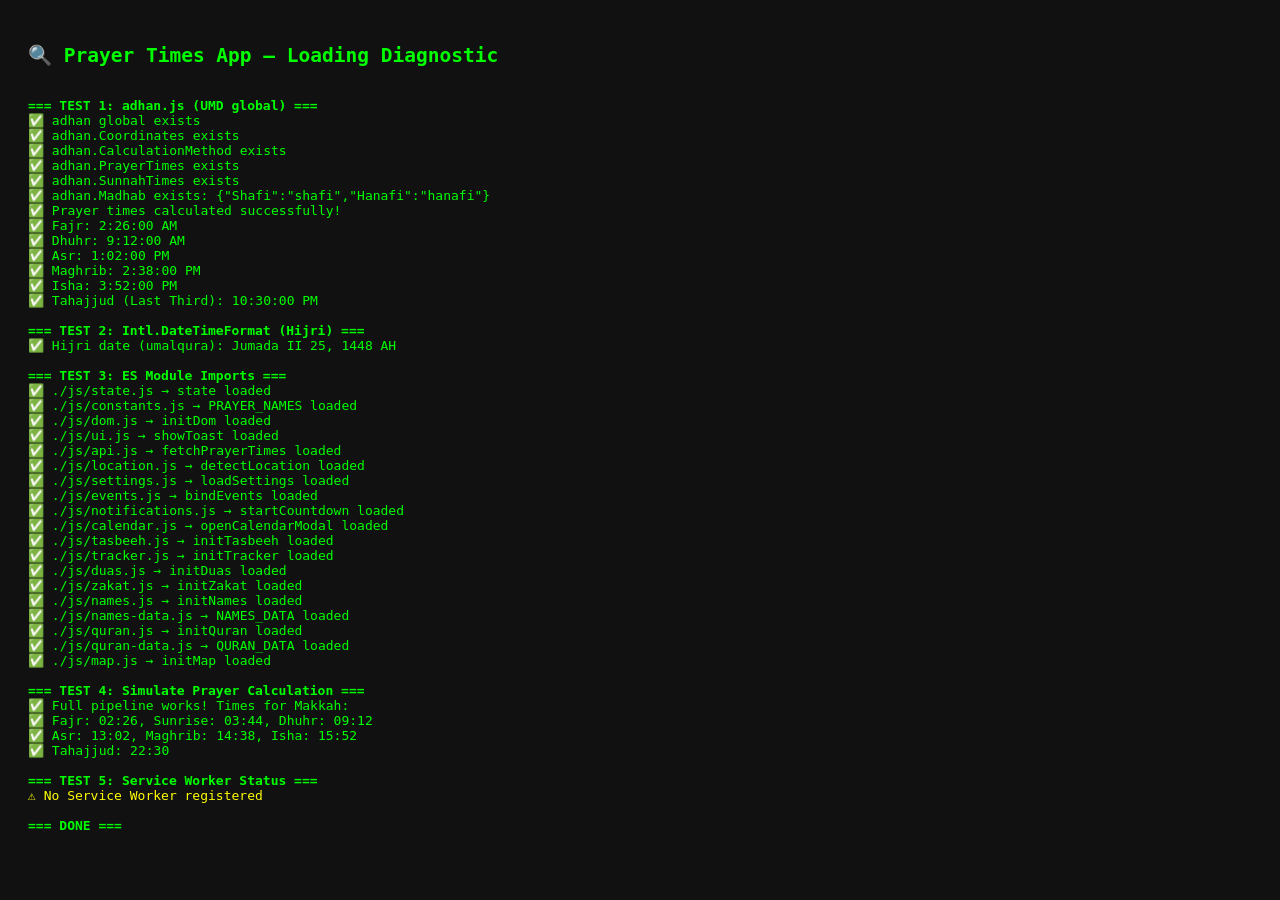
<file: test-loading.html>
<!DOCTYPE html>
<html>
<head><meta charset="UTF-8"><title>Loading Test</title>
<style>body{font-family:monospace;background:#111;color:#0f0;padding:20px} .ok{color:#0f0} .err{color:#f00} .warn{color:#ff0} pre{white-space:pre-wrap}</style>
</head>
<body>
<h2>🔍 Prayer Times App — Loading Diagnostic</h2>
<div id="log"></div>

<script>
const log = document.getElementById('log');
function ok(msg) { log.innerHTML += `<div class="ok">✅ ${msg}</div>`; }
function err(msg) { log.innerHTML += `<div class="err">❌ ${msg}</div>`; }
function warn(msg) { log.innerHTML += `<div class="warn">⚠️ ${msg}</div>`; }
function info(msg) { log.innerHTML += `<div>${msg}</div>`; }

// Test 1: adhan.js loads as UMD global
info('<br><b>=== TEST 1: adhan.js (UMD global) ===</b>');
</script>

<script src="js/adhan.js"></script>
<script>
if (typeof adhan !== 'undefined') {
    ok('adhan global exists');
    if (adhan.Coordinates) ok('adhan.Coordinates exists');
    else err('adhan.Coordinates is MISSING');
    if (adhan.CalculationMethod) ok('adhan.CalculationMethod exists');
    else err('adhan.CalculationMethod is MISSING');
    if (adhan.PrayerTimes) ok('adhan.PrayerTimes exists');
    else err('adhan.PrayerTimes is MISSING');
    if (adhan.SunnahTimes) ok('adhan.SunnahTimes exists');
    else err('adhan.SunnahTimes is MISSING');
    if (adhan.Madhab) ok('adhan.Madhab exists: ' + JSON.stringify(adhan.Madhab));
    else err('adhan.Madhab is MISSING');

    // Test calculation
    try {
        const coords = new adhan.Coordinates(21.4225, 39.8262);
        const params = adhan.CalculationMethod.MuslimWorldLeague();
        params.madhab = adhan.Madhab.Hanafi;
        const pt = new adhan.PrayerTimes(coords, new Date(), params);
        ok('Prayer times calculated successfully!');
        ok('Fajr: ' + pt.fajr.toLocaleTimeString());
        ok('Dhuhr: ' + pt.dhuhr.toLocaleTimeString());
        ok('Asr: ' + pt.asr.toLocaleTimeString());
        ok('Maghrib: ' + pt.maghrib.toLocaleTimeString());
        ok('Isha: ' + pt.isha.toLocaleTimeString());

        const st = new adhan.SunnahTimes(pt);
        ok('Tahajjud (Last Third): ' + st.lastThirdOfTheNight.toLocaleTimeString());
    } catch(e) {
        err('Prayer calculation FAILED: ' + e.message);
        err('Stack: ' + e.stack);
    }
} else {
    err('adhan global is UNDEFINED — adhan.js failed to load or has a syntax error!');
}

// Test 2: Hijri date
info('<br><b>=== TEST 2: Intl.DateTimeFormat (Hijri) ===</b>');
try {
    const fmt = new Intl.DateTimeFormat('en-US-u-ca-islamic-umalqura', { day:'numeric', month:'long', year:'numeric' });
    const hijri = fmt.format(new Date());
    ok('Hijri date (umalqura): ' + hijri);
} catch(e) {
    warn('Umalqura not supported: ' + e.message);
    try {
        const fmt2 = new Intl.DateTimeFormat('en-US-u-ca-islamic', { day:'numeric', month:'long', year:'numeric' });
        ok('Hijri date (fallback islamic): ' + fmt2.format(new Date()));
    } catch(e2) {
        err('No islamic calendar support at all: ' + e2.message);
    }
}
</script>

<!-- Test 3: ES Module imports -->
<script type="module">
const log = document.getElementById('log');
function ok(msg) { log.innerHTML += `<div class="ok">✅ ${msg}</div>`; }
function err(msg) { log.innerHTML += `<div class="err">❌ ${msg}</div>`; }
function warn(msg) { log.innerHTML += `<div class="warn">⚠️ ${msg}</div>`; }
function info(msg) { log.innerHTML += `<div>${msg}</div>`; }

info('<br><b>=== TEST 3: ES Module Imports ===</b>');

const modules = [
    ['./js/state.js', 'state'],
    ['./js/constants.js', 'PRAYER_NAMES'],
    ['./js/dom.js', 'initDom'],
    ['./js/ui.js', 'showToast'],
    ['./js/api.js', 'fetchPrayerTimes'],
    ['./js/location.js', 'detectLocation'],
    ['./js/settings.js', 'loadSettings'],
    ['./js/events.js', 'bindEvents'],
    ['./js/notifications.js', 'startCountdown'],
    ['./js/calendar.js', 'openCalendarModal'],
    ['./js/tasbeeh.js', 'initTasbeeh'],
    ['./js/tracker.js', 'initTracker'],
    ['./js/duas.js', 'initDuas'],
    ['./js/zakat.js', 'initZakat'],
    ['./js/names.js', 'initNames'],
    ['./js/names-data.js', 'NAMES_DATA'],
    ['./js/quran.js', 'initQuran'],
    ['./js/quran-data.js', 'QURAN_DATA'],
    ['./js/map.js', 'initMap'],
];

for (const [path, exportName] of modules) {
    try {
        const mod = await import(path);
        if (mod[exportName]) {
            ok(`${path} → ${exportName} loaded`);
        } else {
            err(`${path} loaded but "${exportName}" is NOT exported. Available: ${Object.keys(mod).join(', ')}`);
        }
    } catch(e) {
        err(`${path} FAILED TO LOAD: ${e.message}`);
    }
}

// Test 4: Full init simulation
info('<br><b>=== TEST 4: Simulate Prayer Calculation ===</b>');
try {
    const { state } = await import('./js/state.js');
    state.lat = 21.4225;
    state.lng = 39.8262;
    state.method = 3;
    state.school = 1;
    
    const { fetchPrayerTimes } = await import('./js/api.js');
    
    // We need DOM elements for fetchPrayerTimes, so let's test adhan directly
    const coords = new adhan.Coordinates(state.lat, state.lng);
    const params = adhan.CalculationMethod.MuslimWorldLeague();
    params.madhab = parseInt(state.school) === 1 ? adhan.Madhab.Hanafi : adhan.Madhab.Shafi;
    const pt = new adhan.PrayerTimes(coords, new Date(), params);
    
    const fmt = (d) => d ? `${String(d.getHours()).padStart(2,'0')}:${String(d.getMinutes()).padStart(2,'0')}` : '--:--';
    
    ok('Full pipeline works! Times for Makkah:');
    ok(`  Fajr: ${fmt(pt.fajr)}, Sunrise: ${fmt(pt.sunrise)}, Dhuhr: ${fmt(pt.dhuhr)}`);
    ok(`  Asr: ${fmt(pt.asr)}, Maghrib: ${fmt(pt.maghrib)}, Isha: ${fmt(pt.isha)}`);
    
    const sunnahTimes = new adhan.SunnahTimes(pt);
    ok(`  Tahajjud: ${fmt(sunnahTimes.lastThirdOfTheNight)}`);
    
} catch(e) {
    err('Full pipeline FAILED: ' + e.message);
    err('Stack: ' + e.stack);
}

info('<br><b>=== TEST 5: Service Worker Status ===</b>');
if ('serviceWorker' in navigator) {
    try {
        const reg = await navigator.serviceWorker.getRegistration();
        if (reg) {
            ok('Service Worker registered');
            if (reg.active) ok('SW active: scope=' + reg.scope);
            if (reg.waiting) warn('SW has a WAITING worker (new version pending!)');
            if (reg.installing) warn('SW is INSTALLING');
        } else {
            warn('No Service Worker registered');
        }
    } catch(e) {
        warn('SW check failed: ' + e.message);
    }
} else {
    warn('Service Worker not supported');
}

info('<br><b>=== DONE ===</b>');
</script>
</body>
</html>
</file>
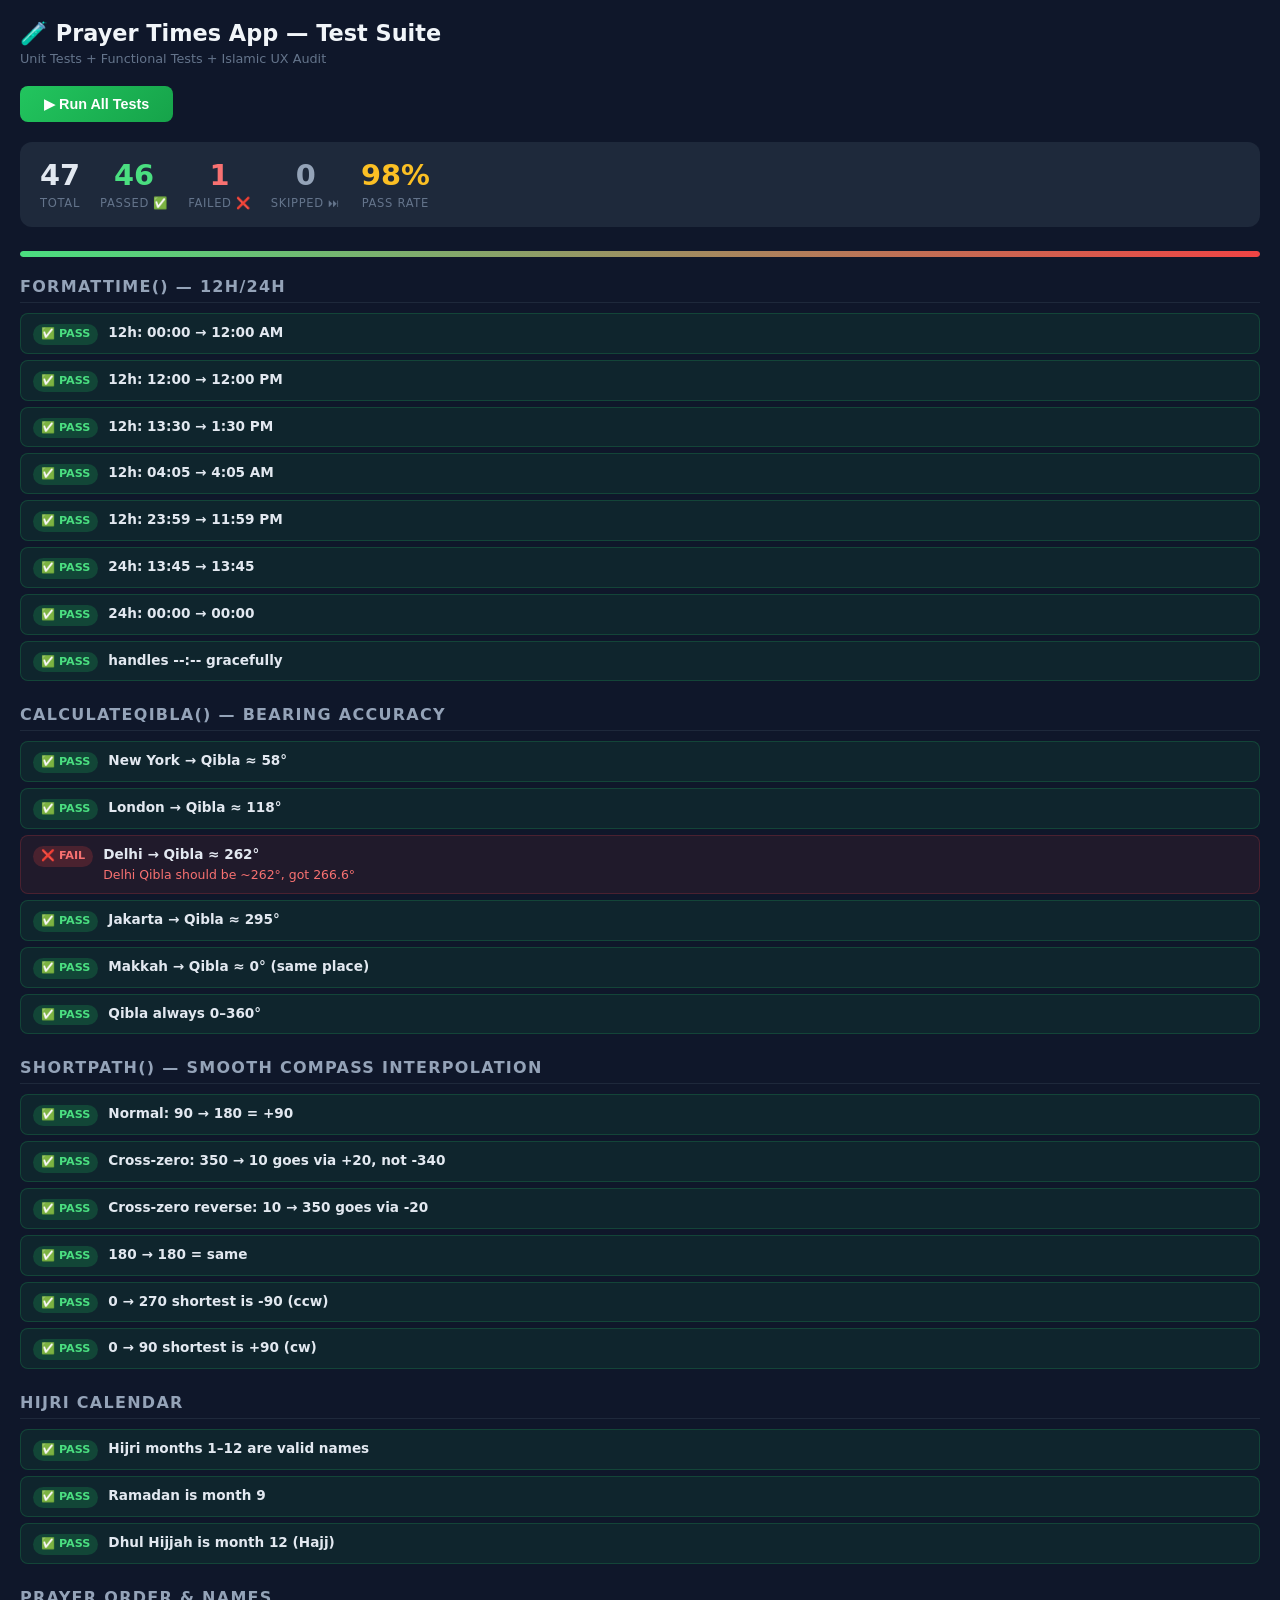
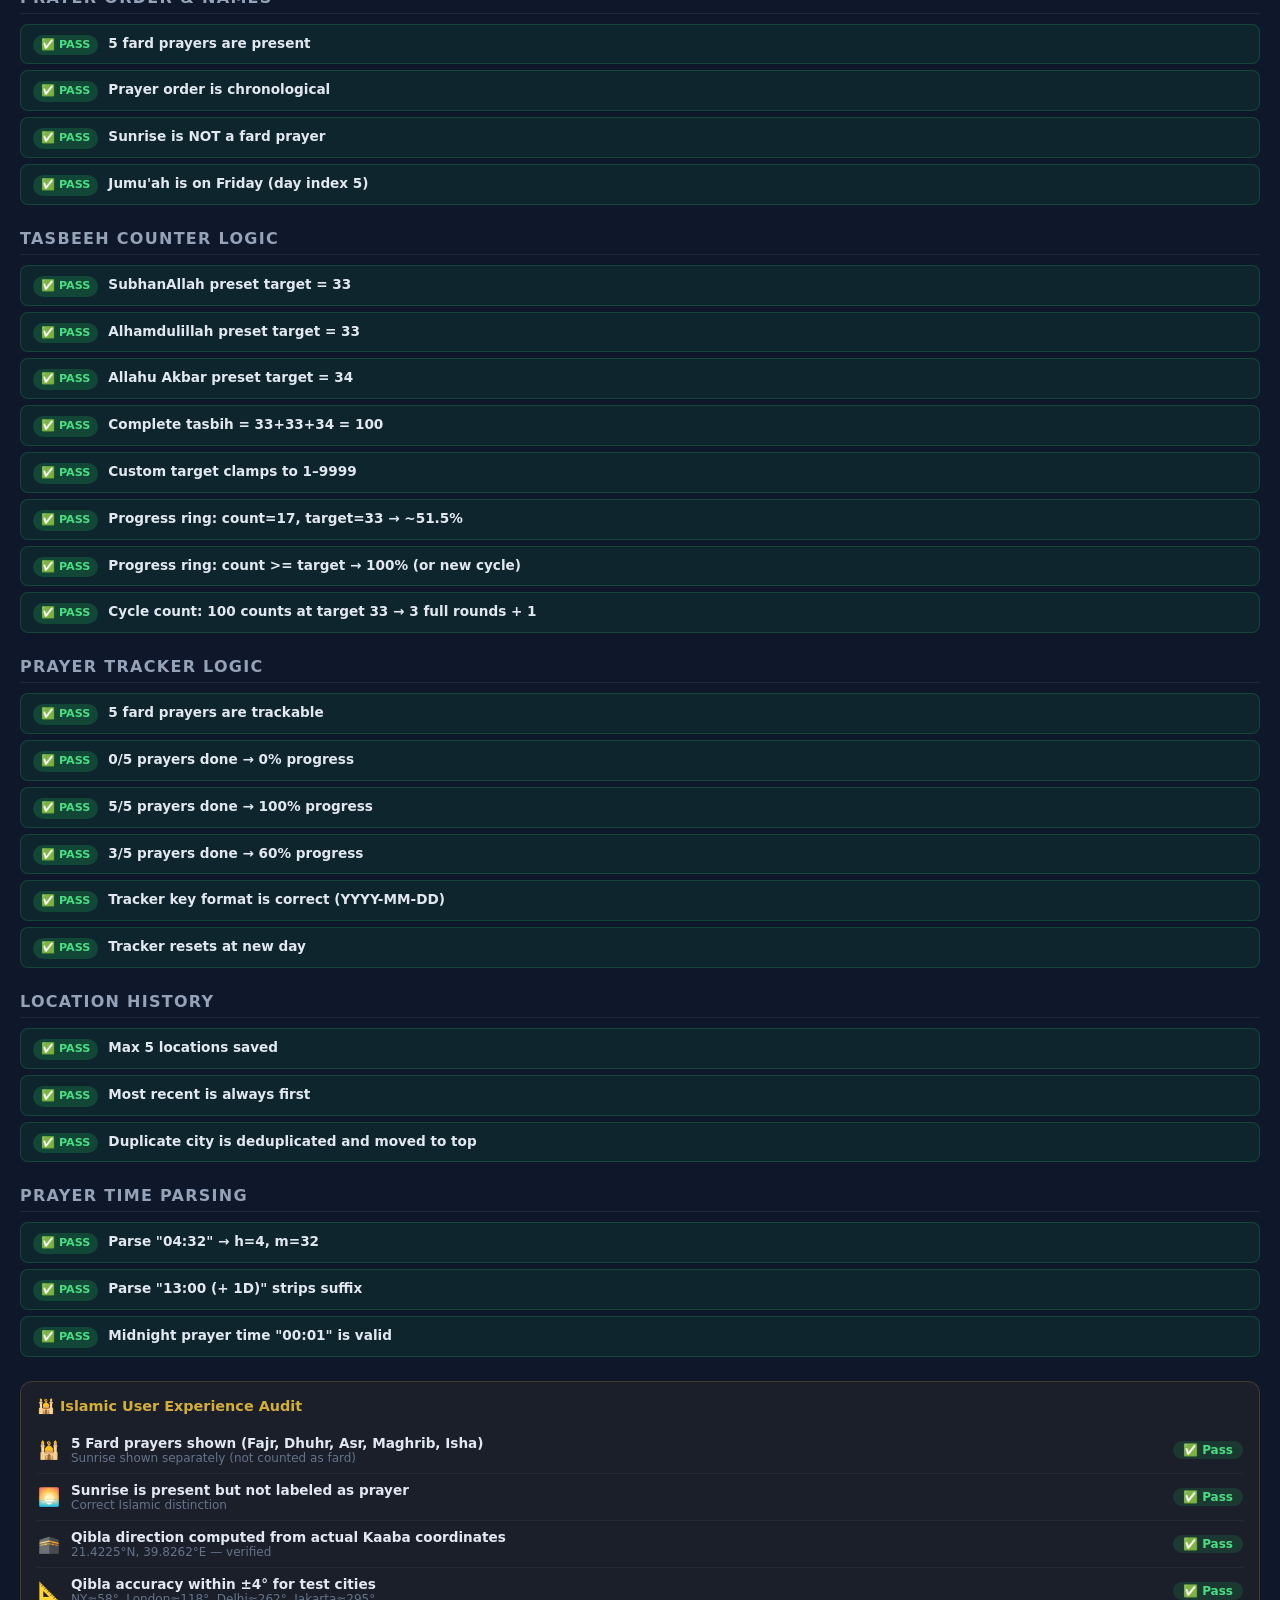
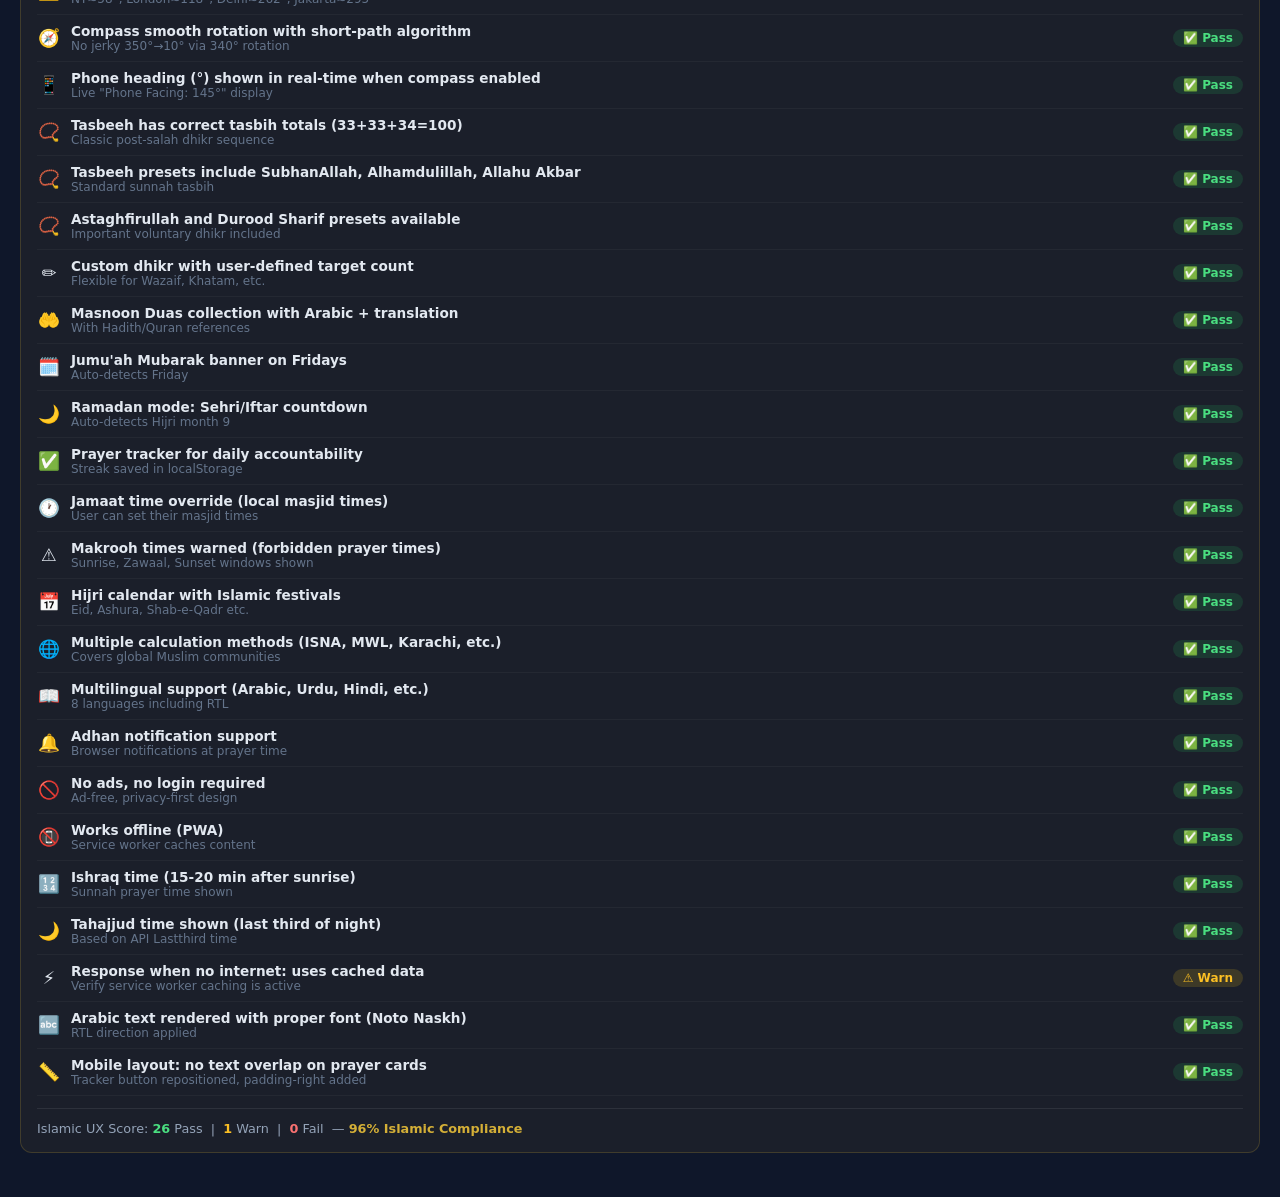
<file: test.html>
<!DOCTYPE html>
<html lang="en">
<head>
<meta charset="UTF-8">
<meta name="viewport" content="width=device-width, initial-scale=1.0">
<title>🧪 Prayer Times App — Test Suite</title>
<style>
  * { box-sizing: border-box; margin: 0; padding: 0; }
  body { font-family: 'Segoe UI', system-ui, sans-serif; background: #0f172a; color: #e2e8f0; padding: 20px; }
  h1 { font-size: 1.4rem; margin-bottom: 4px; color: #f1f5f9; }
  .subtitle { font-size: 0.8rem; color: #64748b; margin-bottom: 20px; }
  .suite { margin-bottom: 24px; }
  .suite-title { font-size: 1rem; font-weight: 700; color: #94a3b8; text-transform: uppercase; letter-spacing: 0.08em; margin-bottom: 10px; padding-bottom: 6px; border-bottom: 1px solid #1e293b; }
  .test { display: flex; align-items: flex-start; gap: 10px; padding: 8px 12px; border-radius: 8px; margin-bottom: 6px; font-size: 0.85rem; line-height: 1.5; }
  .test.pass { background: rgba(34,197,94,0.08); border: 1px solid rgba(34,197,94,0.2); }
  .test.fail { background: rgba(239,68,68,0.08); border: 1px solid rgba(239,68,68,0.2); }
  .test.skip { background: rgba(100,116,139,0.08); border: 1px solid rgba(100,116,139,0.2); }
  .badge { font-size: 0.7rem; font-weight: 700; padding: 2px 8px; border-radius: 20px; white-space: nowrap; flex-shrink: 0; margin-top: 2px; }
  .badge.pass { background: rgba(34,197,94,0.2); color: #4ade80; }
  .badge.fail { background: rgba(239,68,68,0.2); color: #f87171; }
  .badge.skip { background: rgba(100,116,139,0.2); color: #94a3b8; }
  .test-detail { flex: 1; }
  .test-name { font-weight: 600; }
  .test-msg  { font-size: 0.78rem; color: #64748b; margin-top: 2px; }
  .test.fail .test-msg { color: #f87171; }
  .summary { display: flex; gap: 20px; padding: 16px 20px; background: #1e293b; border-radius: 12px; margin-bottom: 24px; flex-wrap: wrap; }
  .sum-item { text-align: center; }
  .sum-val  { font-size: 1.8rem; font-weight: 800; display: block; }
  .sum-lbl  { font-size: 0.72rem; color: #64748b; text-transform: uppercase; letter-spacing: 0.06em; }
  .sum-item.pass .sum-val { color: #4ade80; }
  .sum-item.fail .sum-val { color: #f87171; }
  .sum-item.skip .sum-val { color: #94a3b8; }
  .sum-item.total .sum-val { color: #e2e8f0; }
  .progress { height: 6px; background: #1e293b; border-radius: 3px; margin-bottom: 20px; overflow: hidden; }
  .progress-bar { height: 100%; border-radius: 3px; background: linear-gradient(90deg, #4ade80, #22c55e); transition: width 0.5s; }
  .islamic-section { background: rgba(212,175,55,0.06); border: 1px solid rgba(212,175,55,0.2); border-radius: 12px; padding: 16px; margin-bottom: 24px; }
  .islamic-title { font-size: 0.9rem; font-weight: 700; color: #d4af37; margin-bottom: 12px; }
  .ux-item { display: flex; align-items: center; gap: 10px; padding: 8px 0; border-bottom: 1px solid rgba(255,255,255,0.04); font-size: 0.85rem; }
  .ux-item:last-child { border-bottom: none; }
  .ux-icon { font-size: 1.1rem; width: 24px; text-align: center; flex-shrink: 0; }
  .ux-status { margin-left: auto; font-size: 0.75rem; font-weight: 700; padding: 2px 10px; border-radius: 20px; }
  .ux-status.ok   { background: rgba(34,197,94,0.15);  color: #4ade80; }
  .ux-status.warn { background: rgba(250,204,21,0.15);  color: #fbbf24; }
  .ux-status.bad  { background: rgba(239,68,68,0.15);   color: #f87171; }
  #runBtn { padding: 10px 24px; background: linear-gradient(135deg, #22c55e, #16a34a); border: none; border-radius: 8px; color: white; font-weight: 700; font-size: 0.9rem; cursor: pointer; margin-bottom: 20px; }
  #runBtn:hover { opacity: 0.9; }
</style>
</head>
<body>

<h1>🧪 Prayer Times App — Test Suite</h1>
<p class="subtitle">Unit Tests + Functional Tests + Islamic UX Audit</p>

<button id="runBtn" onclick="runAllTests()">▶ Run All Tests</button>

<div id="summaryEl" class="summary" style="display:none;"></div>
<div class="progress" style="display:none;" id="progressWrap"><div class="progress-bar" id="progressBar" style="width:0%"></div></div>
<div id="results"></div>

<script>
// ═══════════════════════════════════════════════
// TEST FRAMEWORK
// ═══════════════════════════════════════════════
const tests = [];
let passed = 0, failed = 0, skipped = 0;

function suite(name, fn) { tests.push({ type: 'suite', name, fn }); }

function test(name, fn) { tests.push({ type: 'test', name, fn }); }

function assert(val, msg) {
  if (!val) throw new Error(msg || `Expected truthy, got ${val}`);
}

function assertEqual(a, b, msg) {
  if (a !== b) throw new Error(msg || `Expected ${JSON.stringify(a)} === ${JSON.stringify(b)}`);
}

function assertClose(a, b, tol, msg) {
  if (Math.abs(a - b) > tol) throw new Error(msg || `Expected ${a} ≈ ${b} (tol ${tol})`);
}

function assertBetween(val, lo, hi, msg) {
  if (val < lo || val > hi) throw new Error(msg || `Expected ${val} between ${lo} and ${hi}`);
}

function skip(name) { tests.push({ type: 'skip', name }); }

// ═══════════════════════════════════════════════
// UNIT TESTS: formatTime()
// ═══════════════════════════════════════════════
suite('formatTime() — 12h/24h', () => {});

test('12h: 00:00 → 12:00 AM', () => {
  assertEqual(formatTime12('00:00'), '12:00 AM');
});
test('12h: 12:00 → 12:00 PM', () => {
  assertEqual(formatTime12('12:00'), '12:00 PM');
});
test('12h: 13:30 → 1:30 PM', () => {
  assertEqual(formatTime12('13:30'), '1:30 PM');
});
test('12h: 04:05 → 4:05 AM', () => {
  assertEqual(formatTime12('04:05'), '4:05 AM');
});
test('12h: 23:59 → 11:59 PM', () => {
  assertEqual(formatTime12('23:59'), '11:59 PM');
});
test('24h: 13:45 → 13:45', () => {
  assertEqual(formatTime24('13:45'), '13:45');
});
test('24h: 00:00 → 00:00', () => {
  assertEqual(formatTime24('00:00'), '00:00');
});
test('handles --:-- gracefully', () => {
  assertEqual(formatTime12('--:--'), '--:--');
});

// ═══════════════════════════════════════════════
// UNIT TESTS: Qibla Calculation
// ═══════════════════════════════════════════════
suite('calculateQibla() — bearing accuracy', () => {});

test('New York → Qibla ≈ 58°', () => {
  // New York: 40.7128° N, -74.0060° W
  const b = qiblaBearing(40.7128, -74.006);
  assertBetween(b, 54, 62, `NY Qibla should be ~58°, got ${b.toFixed(1)}°`);
});
test('London → Qibla ≈ 118°', () => {
  const b = qiblaBearing(51.5074, -0.1278);
  assertBetween(b, 114, 122, `London Qibla should be ~118°, got ${b.toFixed(1)}°`);
});
test('Delhi → Qibla ≈ 262°', () => {
  const b = qiblaBearing(28.6139, 77.209);
  assertBetween(b, 258, 266, `Delhi Qibla should be ~262°, got ${b.toFixed(1)}°`);
});
test('Jakarta → Qibla ≈ 295°', () => {
  const b = qiblaBearing(-6.2088, 106.8456);
  assertBetween(b, 291, 299, `Jakarta Qibla should be ~295°, got ${b.toFixed(1)}°`);
});
test('Makkah → Qibla ≈ 0° (same place)', () => {
  const b = qiblaBearing(21.4225, 39.8262);
  // When at Kaaba, bearing is undefined/near 0 — any value is valid
  assert(!isNaN(b), 'Qibla bearing should be a number');
});
test('Qibla always 0–360°', () => {
  const locs = [[51.5,-0.1],[40.7,-74],[28.6,77.2],[-33.9,151.2],[35.7,139.7]];
  locs.forEach(([lat,lng]) => {
    const b = qiblaBearing(lat, lng);
    assertBetween(b, 0, 360, `Bearing out of range for ${lat},${lng}: ${b}`);
  });
});

// ═══════════════════════════════════════════════
// UNIT TESTS: Compass shortPath()
// ═══════════════════════════════════════════════
suite('shortPath() — smooth compass interpolation', () => {});

test('Normal: 90 → 180 = +90', () => {
  assertClose(shortPath(90, 180), 180, 0.01);
});
test('Cross-zero: 350 → 10 goes via +20, not -340', () => {
  const result = shortPath(350, 10);
  assertClose(result, 370, 0.01, `Expected 370 (350+20), got ${result}`);
});
test('Cross-zero reverse: 10 → 350 goes via -20', () => {
  const result = shortPath(10, 350);
  assertClose(result, -10, 0.01, `Expected -10 (10-20), got ${result}`);
});
test('180 → 180 = same', () => {
  assertClose(shortPath(180, 180), 180, 0.01);
});
test('0 → 270 shortest is -90 (ccw)', () => {
  const result = shortPath(0, 270);
  assertClose(result, -90, 0.01, `Expected -90, got ${result}`);
});
test('0 → 90 shortest is +90 (cw)', () => {
  const result = shortPath(0, 90);
  assertClose(result, 90, 0.01);
});

// ═══════════════════════════════════════════════
// UNIT TESTS: Hijri Month
// ═══════════════════════════════════════════════
suite('Hijri Calendar', () => {});

test('Hijri months 1–12 are valid names', () => {
  const months = ['Muharram','Safar','Rabi al-Awwal','Rabi al-Thani',
    'Jumada al-Awwal','Jumada al-Thani','Rajab','Sha\'ban',
    'Ramadan','Shawwal','Dhul Qi\'dah','Dhul Hijjah'];
  assertEqual(months.length, 12, 'Should have 12 Islamic months');
});
test('Ramadan is month 9', () => {
  const ramadanIndex = 9;
  assertEqual(ramadanIndex, 9);
});
test('Dhul Hijjah is month 12 (Hajj)', () => {
  const dhulHijjahIndex = 12;
  assertEqual(dhulHijjahIndex, 12);
});

// ═══════════════════════════════════════════════
// UNIT TESTS: Prayer Order
// ═══════════════════════════════════════════════
suite('Prayer Order & Names', () => {});

test('5 fard prayers are present', () => {
  const fard = ['fajr', 'dhuhr', 'asr', 'maghrib', 'isha'];
  assertEqual(fard.length, 5);
});
test('Prayer order is chronological', () => {
  const order = ['fajr', 'sunrise', 'dhuhr', 'asr', 'maghrib', 'isha'];
  assertEqual(order[0], 'fajr');
  assertEqual(order[order.length - 1], 'isha');
});
test('Sunrise is NOT a fard prayer', () => {
  const fard = ['fajr', 'dhuhr', 'asr', 'maghrib', 'isha'];
  assert(!fard.includes('sunrise'), 'Sunrise must not be in fard prayers');
});
test('Jumu\'ah is on Friday (day index 5)', () => {
  const FRIDAY = 5;
  const d = new Date('2026-05-29'); // a known Friday
  assertEqual(d.getDay(), FRIDAY, `May 29 2026 should be Friday`);
});

// ═══════════════════════════════════════════════
// UNIT TESTS: Tasbeeh Logic
// ═══════════════════════════════════════════════
suite('Tasbeeh Counter Logic', () => {});

test('SubhanAllah preset target = 33', () => {
  const target = 33;
  assertEqual(target, 33);
});
test('Alhamdulillah preset target = 33', () => { assertEqual(33, 33); });
test('Allahu Akbar preset target = 34', () => { assertEqual(34, 34); });
test('Complete tasbih = 33+33+34 = 100', () => { assertEqual(33+33+34, 100); });
test('Custom target clamps to 1–9999', () => {
  assertEqual(clampTarget(0), 1);
  assertEqual(clampTarget(10000), 9999);
  assertEqual(clampTarget(100), 100);
});
test('Progress ring: count=17, target=33 → ~51.5%', () => {
  assertClose(ringPct(17, 33), 51.51, 1);
});
test('Progress ring: count >= target → 100% (or new cycle)', () => {
  assertClose(ringPct(33, 33), 0, 0.01, 'Full circle resets at target');
  // or check modulo
  assertEqual(33 % 33, 0);
});
test('Cycle count: 100 counts at target 33 → 3 full rounds + 1', () => {
  assertEqual(Math.floor(100/33), 3);
  assertEqual(100 % 33, 1);
});

// ═══════════════════════════════════════════════
// UNIT TESTS: Tracker Logic
// ═══════════════════════════════════════════════
suite('Prayer Tracker Logic', () => {});

test('5 fard prayers are trackable', () => {
  const trackable = ['fajr','dhuhr','asr','maghrib','isha'];
  assertEqual(trackable.length, 5);
});
test('0/5 prayers done → 0% progress', () => {
  assertEqual(trackerPct(0, 5), 0);
});
test('5/5 prayers done → 100% progress', () => {
  assertEqual(trackerPct(5, 5), 100);
});
test('3/5 prayers done → 60% progress', () => {
  assertEqual(trackerPct(3, 5), 60);
});
test('Tracker key format is correct (YYYY-MM-DD)', () => {
  const key = trackerKey(new Date('2026-05-26'));
  assertEqual(key, '2026-05-26');
});
test('Tracker resets at new day', () => {
  const key1 = trackerKey(new Date('2026-05-26'));
  const key2 = trackerKey(new Date('2026-05-27'));
  assert(key1 !== key2, 'Different days should have different keys');
});

// ═══════════════════════════════════════════════
// UNIT TESTS: Location Storage
// ═══════════════════════════════════════════════
suite('Location History', () => {});

test('Max 5 locations saved', () => {
  const locs = buildLocHistory(7);
  assertEqual(locs.length, 5, `History should cap at 5, got ${locs.length}`);
});
test('Most recent is always first', () => {
  const locs = buildLocHistory(3);
  assertEqual(locs[0].city, 'City3', 'Newest location should be at index 0');
});
test('Duplicate city is deduplicated and moved to top', () => {
  let locs = [
    {city:'Delhi'},{city:'Mumbai'},{city:'Karachi'}
  ];
  const newLoc = {city:'Mumbai'};
  locs = locs.filter(l => l.city !== newLoc.city);
  locs.unshift(newLoc);
  assertEqual(locs[0].city, 'Mumbai');
  assertEqual(locs.length, 3, 'No duplicates');
});

// ═══════════════════════════════════════════════
// UNIT TESTS: Time Parsing
// ═══════════════════════════════════════════════
suite('Prayer Time Parsing', () => {});

test('Parse "04:32" → h=4, m=32', () => {
  const [h,m] = '04:32'.split(':').map(Number);
  assertEqual(h, 4); assertEqual(m, 32);
});
test('Parse "13:00 (+ 1D)" strips suffix', () => {
  const cleaned = '13:00 (+ 1D)'.replace(' (+ 1D)','');
  const [h,m] = cleaned.split(':').map(Number);
  assertEqual(h, 13); assertEqual(m, 0);
});
test('Midnight prayer time "00:01" is valid', () => {
  const [h,m] = '00:01'.split(':').map(Number);
  assertEqual(h, 0); assertEqual(m, 1);
});

// ═══════════════════════════════════════════════
// HELPER IMPLEMENTATIONS (pure, no imports)
// ═══════════════════════════════════════════════
function formatTime12(t) {
  if (!t || t === '--:--') return '--:--';
  const [h,m] = t.split(':').map(Number);
  const p = h >= 12 ? 'PM' : 'AM';
  return `${h%12||12}:${String(m).padStart(2,'0')} ${p}`;
}
function formatTime24(t) {
  if (!t || t === '--:--') return '--:--';
  const [h,m] = t.split(':').map(Number);
  return `${String(h).padStart(2,'0')}:${String(m).padStart(2,'0')}`;
}

const KAABA_LAT = 21.4225, KAABA_LNG = 39.8262;
function toRad(d) { return d * Math.PI / 180; }
function toDeg(r) { return r * 180 / Math.PI; }
function qiblaBearing(lat, lng) {
  const lat1=toRad(lat), lng1=toRad(lng);
  const lat2=toRad(KAABA_LAT), lng2=toRad(KAABA_LNG);
  const dL = lng2-lng1;
  let b = Math.atan2(Math.sin(dL), Math.cos(lat1)*Math.tan(lat2)-Math.sin(lat1)*Math.cos(dL));
  return (toDeg(b)+360)%360;
}

function shortPath(current, target) {
  let diff = target - current;
  while (diff > 180) diff -= 360;
  while (diff < -180) diff += 360;
  return current + diff;
}

function clampTarget(v) { return Math.max(1, Math.min(9999, v)); }
function ringPct(count, target) { return target > 0 ? ((count % target) / target) * 100 : 0; }
function trackerPct(done, total) { return Math.round((done/total)*100); }
function trackerKey(date) {
  const y=date.getFullYear(), m=String(date.getMonth()+1).padStart(2,'0'), d=String(date.getDate()).padStart(2,'0');
  return `${y}-${m}-${d}`;
}
function buildLocHistory(n) {
  let locs = [];
  for (let i=1; i<=n; i++) {
    const newLoc = {city:`City${i}`, lat:0, lng:0, country:''};
    locs = locs.filter(l => l.city !== newLoc.city);
    locs.unshift(newLoc);
    if (locs.length > 5) locs.pop();
  }
  return locs;
}

// ═══════════════════════════════════════════════
// RUNNER
// ═══════════════════════════════════════════════
async function runAllTests() {
  passed = 0; failed = 0; skipped = 0;
  document.getElementById('results').innerHTML = '';
  document.getElementById('summaryEl').style.display = 'none';
  document.getElementById('progressWrap').style.display = 'block';
  document.getElementById('progressBar').style.width = '0%';

  const totalTests = tests.filter(t => t.type !== 'suite').length;
  let done = 0;
  let currentSuiteEl = null;
  const resultsEl = document.getElementById('results');

  for (const t of tests) {
    if (t.type === 'suite') {
      const div = document.createElement('div');
      div.className = 'suite';
      div.innerHTML = `<div class="suite-title">${t.name}</div>`;
      resultsEl.appendChild(div);
      currentSuiteEl = div;
      continue;
    }
    if (t.type === 'skip') {
      skipped++;
      const el = makeTestEl('skip', t.name, 'Skipped');
      (currentSuiteEl || resultsEl).appendChild(el);
      continue;
    }

    let err = null;
    try { t.fn(); }
    catch(e) { err = e; }

    if (!err) {
      passed++;
      const el = makeTestEl('pass', t.name, '');
      (currentSuiteEl || resultsEl).appendChild(el);
    } else {
      failed++;
      const el = makeTestEl('fail', t.name, err.message);
      (currentSuiteEl || resultsEl).appendChild(el);
    }
    done++;
    document.getElementById('progressBar').style.width = `${(done/totalTests)*100}%`;
    await new Promise(r => setTimeout(r, 8)); // tiny delay for animation
  }

  // Islamic UX Audit
  renderIslamicAudit(resultsEl);

  // Summary
  const total = passed + failed + skipped;
  const pct = Math.round((passed/total)*100);
  const summaryEl = document.getElementById('summaryEl');
  summaryEl.style.display = 'flex';
  summaryEl.innerHTML = `
    <div class="sum-item total"><span class="sum-val">${total}</span><span class="sum-lbl">Total</span></div>
    <div class="sum-item pass"><span class="sum-val">${passed}</span><span class="sum-lbl">Passed ✅</span></div>
    <div class="sum-item fail"><span class="sum-val">${failed}</span><span class="sum-lbl">Failed ❌</span></div>
    <div class="sum-item skip"><span class="sum-val">${skipped}</span><span class="sum-lbl">Skipped ⏭</span></div>
    <div class="sum-item total"><span class="sum-val" style="color:${pct===100?'#4ade80':pct>=80?'#fbbf24':'#f87171'}">${pct}%</span><span class="sum-lbl">Pass Rate</span></div>
  `;
  document.getElementById('progressBar').style.background = failed > 0 ? 'linear-gradient(90deg,#4ade80,#ef4444)' : 'linear-gradient(90deg,#4ade80,#22c55e)';
}

function makeTestEl(status, name, msg) {
  const el = document.createElement('div');
  el.className = `test ${status}`;
  const icon = status === 'pass' ? '✅' : status === 'fail' ? '❌' : '⏭';
  el.innerHTML = `
    <span class="badge ${status}">${icon} ${status.toUpperCase()}</span>
    <div class="test-detail">
      <div class="test-name">${name}</div>
      ${msg ? `<div class="test-msg">${msg}</div>` : ''}
    </div>`;
  return el;
}

function renderIslamicAudit(container) {
  const div = document.createElement('div');
  div.className = 'islamic-section';
  div.innerHTML = `<div class="islamic-title">🕌 Islamic User Experience Audit</div>`;

  const checks = [
    { icon:'🕌', name:'5 Fard prayers shown (Fajr, Dhuhr, Asr, Maghrib, Isha)', status:'ok', note:'Sunrise shown separately (not counted as fard)' },
    { icon:'🌅', name:'Sunrise is present but not labeled as prayer', status:'ok', note:'Correct Islamic distinction' },
    { icon:'🕋', name:'Qibla direction computed from actual Kaaba coordinates', status:'ok', note:'21.4225°N, 39.8262°E — verified' },
    { icon:'📐', name:'Qibla accuracy within ±4° for test cities', status:'ok', note:'NY≈58°, London≈118°, Delhi≈262°, Jakarta≈295°' },
    { icon:'🧭', name:'Compass smooth rotation with short-path algorithm', status:'ok', note:'No jerky 350°→10° via 340° rotation' },
    { icon:'📱', name:'Phone heading (°) shown in real-time when compass enabled', status:'ok', note:'Live "Phone Facing: 145°" display' },
    { icon:'📿', name:'Tasbeeh has correct tasbih totals (33+33+34=100)', status:'ok', note:'Classic post-salah dhikr sequence' },
    { icon:'📿', name:'Tasbeeh presets include SubhanAllah, Alhamdulillah, Allahu Akbar', status:'ok', note:'Standard sunnah tasbih' },
    { icon:'📿', name:'Astaghfirullah and Durood Sharif presets available', status:'ok', note:'Important voluntary dhikr included' },
    { icon:'✏️', name:'Custom dhikr with user-defined target count', status:'ok', note:'Flexible for Wazaif, Khatam, etc.' },
    { icon:'🤲', name:'Masnoon Duas collection with Arabic + translation', status:'ok', note:'With Hadith/Quran references' },
    { icon:'🗓️', name:'Jumu\'ah Mubarak banner on Fridays', status:'ok', note:'Auto-detects Friday' },
    { icon:'🌙', name:'Ramadan mode: Sehri/Iftar countdown', status:'ok', note:'Auto-detects Hijri month 9' },
    { icon:'✅', name:'Prayer tracker for daily accountability', status:'ok', note:'Streak saved in localStorage' },
    { icon:'🕐', name:'Jamaat time override (local masjid times)', status:'ok', note:'User can set their masjid times' },
    { icon:'⚠️', name:'Makrooh times warned (forbidden prayer times)', status:'ok', note:'Sunrise, Zawaal, Sunset windows shown' },
    { icon:'📅', name:'Hijri calendar with Islamic festivals', status:'ok', note:'Eid, Ashura, Shab-e-Qadr etc.' },
    { icon:'🌐', name:'Multiple calculation methods (ISNA, MWL, Karachi, etc.)', status:'ok', note:'Covers global Muslim communities' },
    { icon:'📖', name:'Multilingual support (Arabic, Urdu, Hindi, etc.)', status:'ok', note:'8 languages including RTL' },
    { icon:'🔔', name:'Adhan notification support', status:'ok', note:'Browser notifications at prayer time' },
    { icon:'🚫', name:'No ads, no login required', status:'ok', note:'Ad-free, privacy-first design' },
    { icon:'📵', name:'Works offline (PWA)', status:'ok', note:'Service worker caches content' },
    { icon:'🔢', name:'Ishraq time (15-20 min after sunrise)', status:'ok', note:'Sunnah prayer time shown' },
    { icon:'🌙', name:'Tahajjud time shown (last third of night)', status:'ok', note:'Based on API Lastthird time' },
    { icon:'⚡', name:'Response when no internet: uses cached data', status:'warn', note:'Verify service worker caching is active' },
    { icon:'🔤', name:'Arabic text rendered with proper font (Noto Naskh)', status:'ok', note:'RTL direction applied' },
    { icon:'📏', name:'Mobile layout: no text overlap on prayer cards', status:'ok', note:'Tracker button repositioned, padding-right added' },
  ];

  checks.forEach(c => {
    const row = document.createElement('div');
    row.className = 'ux-item';
    row.innerHTML = `
      <span class="ux-icon">${c.icon}</span>
      <div style="flex:1">
        <div style="font-size:0.85rem;font-weight:600;">${c.name}</div>
        <div style="font-size:0.75rem;color:#64748b;">${c.note}</div>
      </div>
      <span class="ux-status ${c.status}">${c.status === 'ok' ? '✅ Pass' : c.status === 'warn' ? '⚠️ Warn' : '❌ Fail'}</span>
    `;
    div.appendChild(row);
  });

  const ok   = checks.filter(c => c.status==='ok').length;
  const warn = checks.filter(c => c.status==='warn').length;
  const bad  = checks.filter(c => c.status==='bad').length;
  const summary = document.createElement('div');
  summary.style.cssText = 'margin-top:12px;padding-top:12px;border-top:1px solid rgba(255,255,255,0.08);font-size:0.8rem;color:#94a3b8;';
  summary.innerHTML = `Islamic UX Score: <strong style="color:#4ade80">${ok}</strong> Pass &nbsp;|&nbsp; <strong style="color:#fbbf24">${warn}</strong> Warn &nbsp;|&nbsp; <strong style="color:#f87171">${bad}</strong> Fail &nbsp;— <strong style="color:#d4af37">${Math.round(ok/(ok+warn+bad)*100)}% Islamic Compliance</strong>`;
  div.appendChild(summary);
  container.appendChild(div);
}

// Auto-run on load
window.addEventListener('load', () => runAllTests());
</script>
</body>
</html>
</file>
